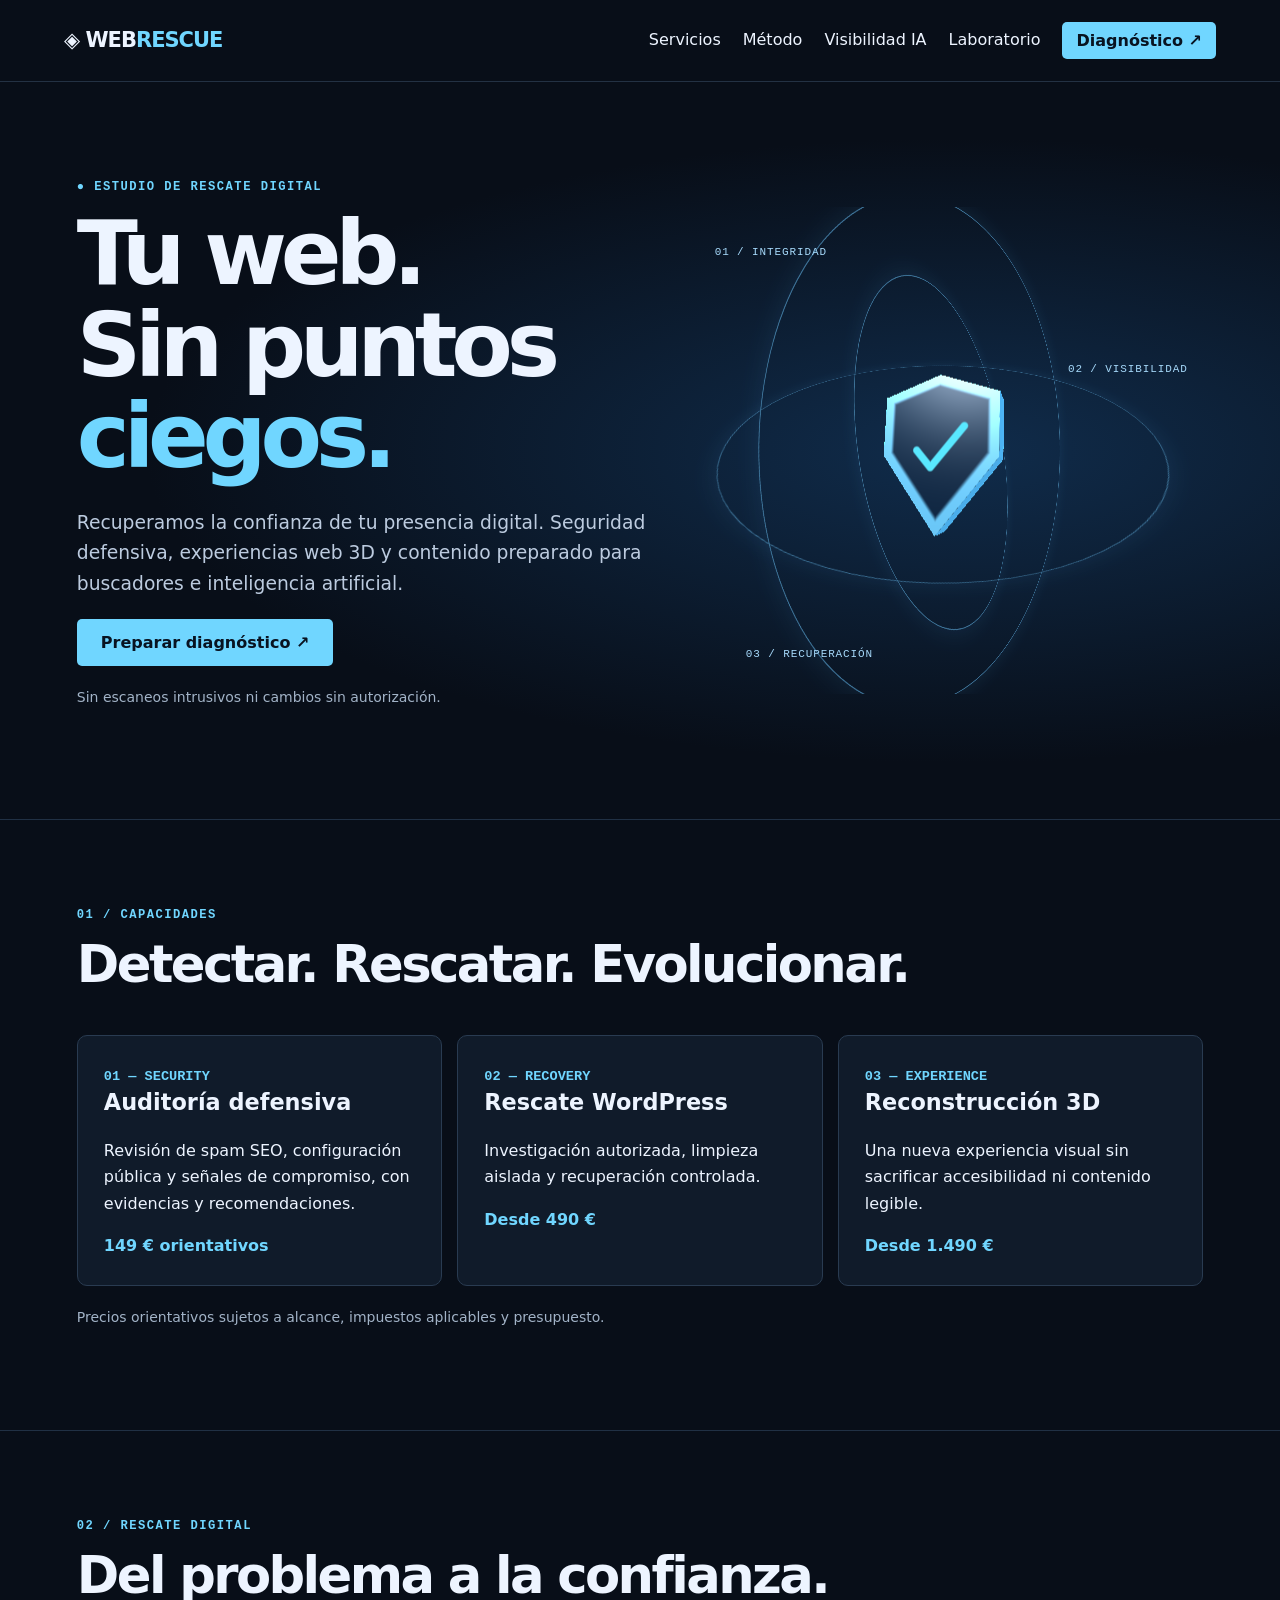
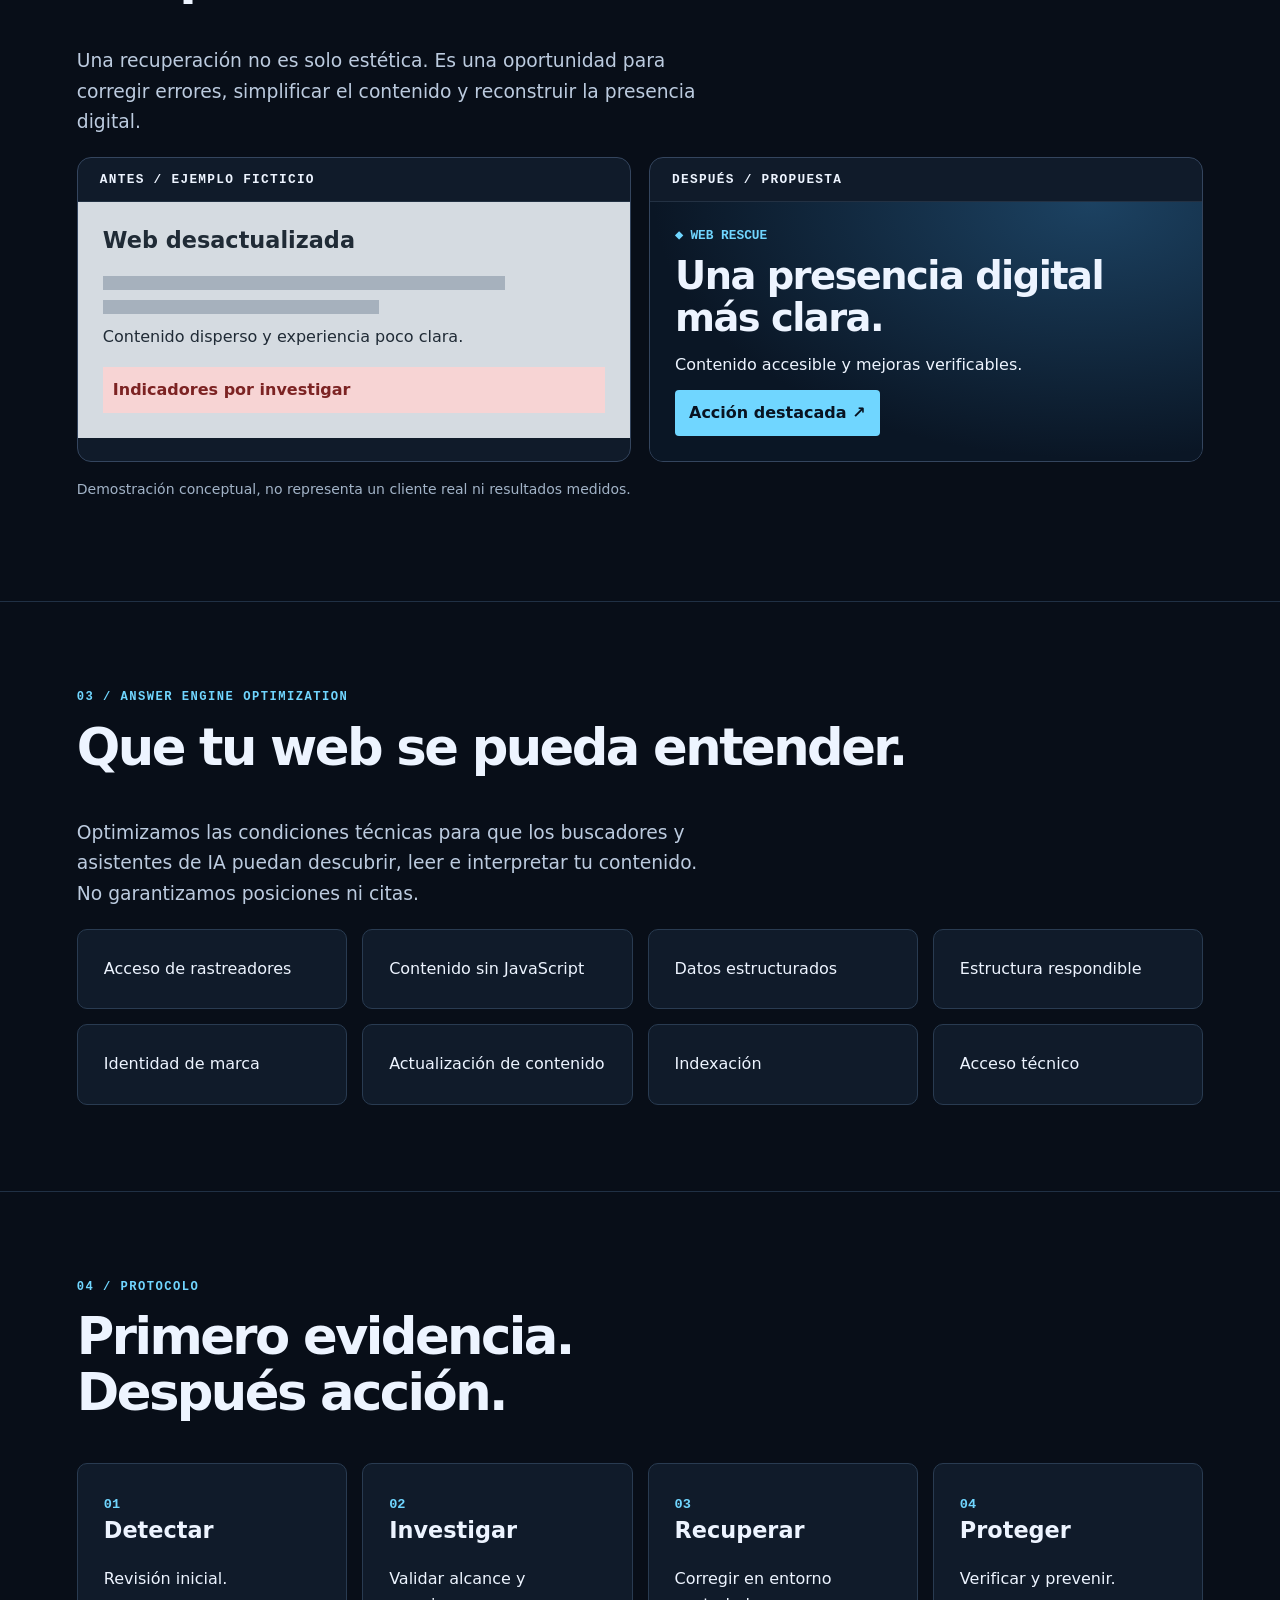
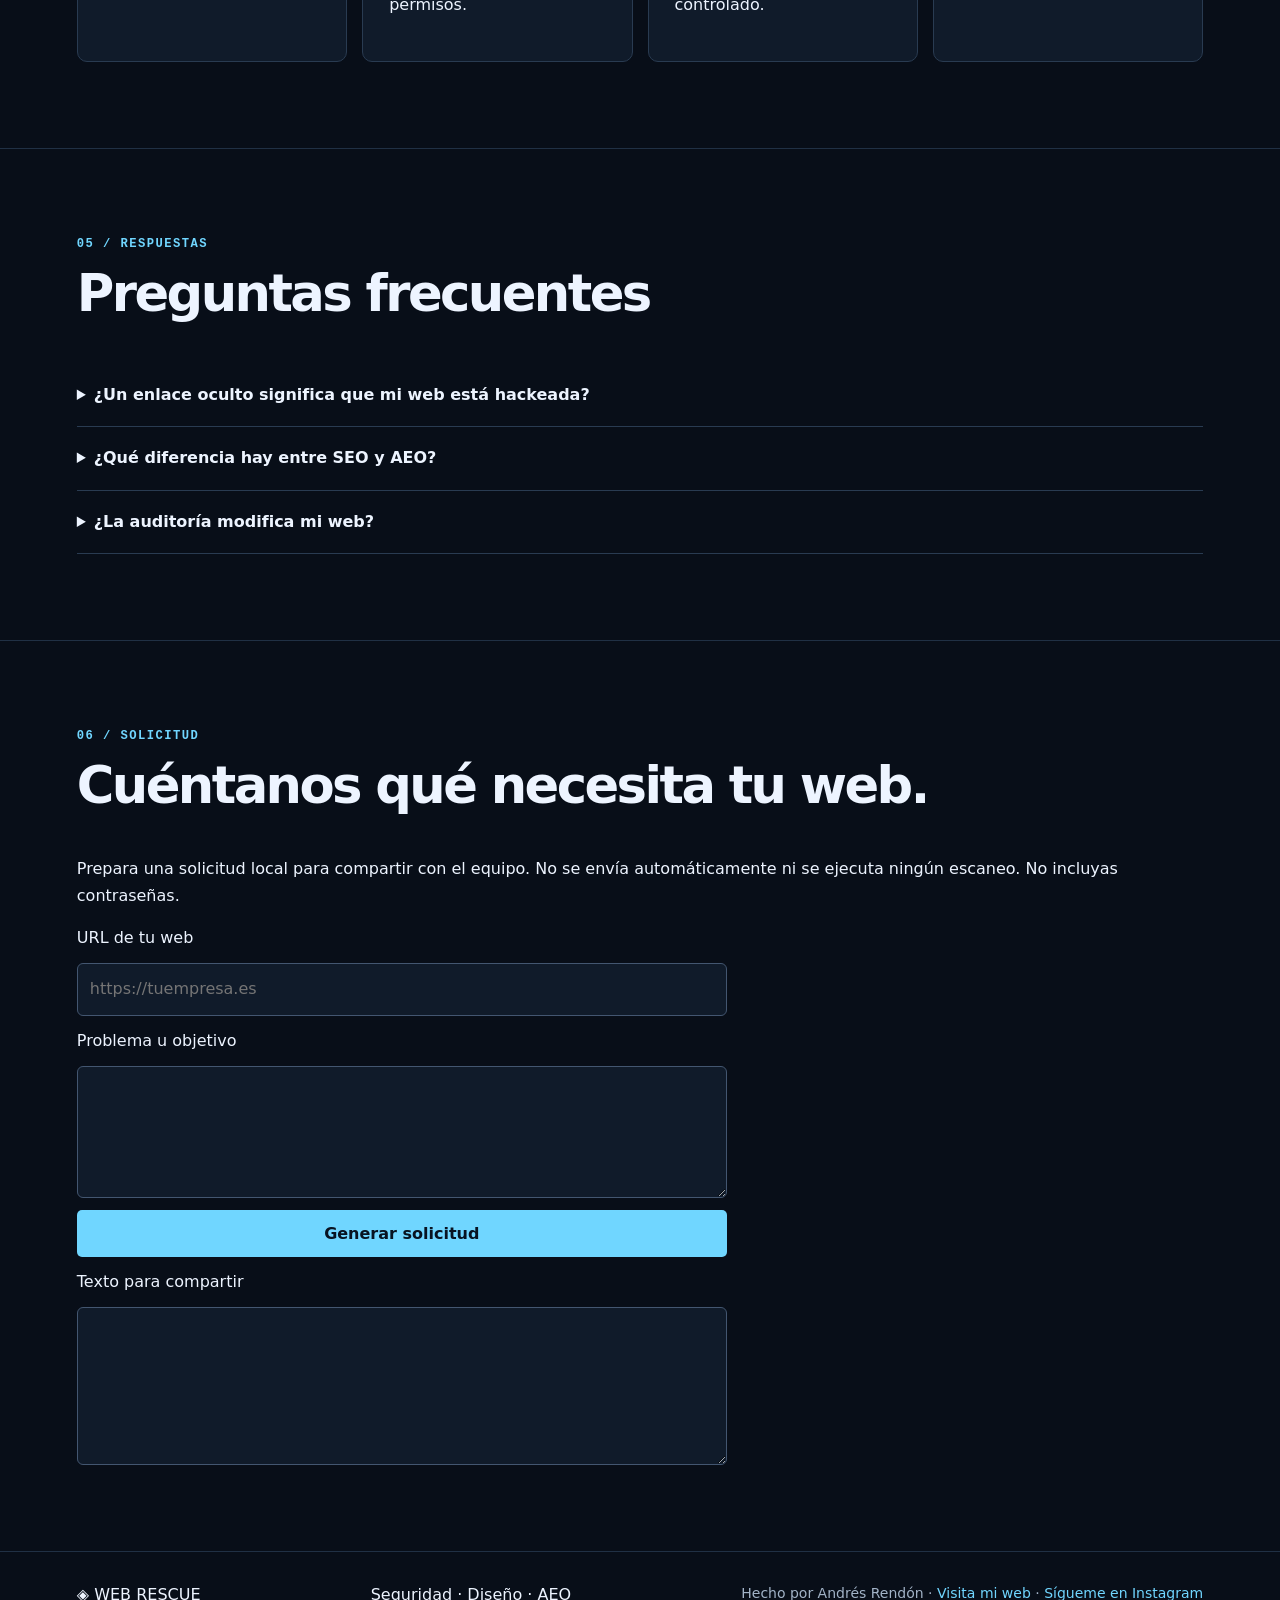
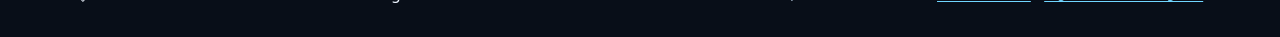
<file: index.html>
<!doctype html><html lang="es"><head><meta charset="utf-8"><meta name="viewport" content="width=device-width,initial-scale=1"><title>WEB RESCUE | Seguridad web y visibilidad IA</title><meta name="description" content="Auditoría web defensiva, recuperación WordPress, diseño 3D y optimización para buscadores e IA."><meta property="og:title" content="WEB RESCUE — Recupera tu web"><meta property="og:description" content="Seguridad, rendimiento y visibilidad digital."><link rel="canonical" href="https://webrescure.fa-andres18.workers.dev/"><link rel="stylesheet" href="style.css"><script type="application/ld+json">{"@context":"https://schema.org","@type":"Organization","name":"WEB RESCUE","description":"Servicios de auditoría web defensiva, rediseño y optimización AEO","founder":{"@type":"Person","name":"Andrés Fabián Rendón Ramírez","url":"https://www.andresrendon.com/"},"sameAs":["https://www.instagram.com/andresrendon.ai/"]}</script></head><body><a class="skip" href="#contenido">Saltar al contenido</a><header><a class="brand" href="#contenido">◈ WEB<span>RESCUE</span></a><nav aria-label="Principal"><a href="#servicios">Servicios</a><a href="#metodo">Método</a><a href="#aeo">Visibilidad IA</a><a href="lab/index.html">Laboratorio</a><a class="button small" href="#contacto">Diagnóstico ↗</a></nav></header><main id="contenido"><section class="hero"><div><p class="tag">● ESTUDIO DE RESCATE DIGITAL</p><h1>Tu web.<br>Sin puntos <em>ciegos.</em></h1><p class="lead">Recuperamos la confianza de tu presencia digital. Seguridad defensiva, experiencias web 3D y contenido preparado para buscadores e inteligencia artificial.</p><a class="button" href="#contacto">Preparar diagnóstico ↗</a><p class="note">Sin escaneos intrusivos ni cambios sin autorización.</p></div><div class="stage" aria-hidden="true"><canvas id="rescue-scene"></canvas><div class="orbit o1"></div><div class="orbit o2"></div><div class="orbit o3"></div><div class="object"><div class="shield"><span>✓</span></div></div><span class="hud h1">01 / INTEGRIDAD</span><span class="hud h2">02 / VISIBILIDAD</span><span class="hud h3">03 / RECUPERACIÓN</span></div></section><section id="servicios"><p class="tag">01 / CAPACIDADES</p><h2>Detectar. Rescatar. Evolucionar.</h2><div class="cards"><article><span>01 — SECURITY</span><h3>Auditoría defensiva</h3><p>Revisión de spam SEO, configuración pública y señales de compromiso, con evidencias y recomendaciones.</p><strong>149 € orientativos</strong></article><article><span>02 — RECOVERY</span><h3>Rescate WordPress</h3><p>Investigación autorizada, limpieza aislada y recuperación controlada.</p><strong>Desde 490 €</strong></article><article><span>03 — EXPERIENCE</span><h3>Reconstrucción 3D</h3><p>Una nueva experiencia visual sin sacrificar accesibilidad ni contenido legible.</p><strong>Desde 1.490 €</strong></article></div><p class="note">Precios orientativos sujetos a alcance, impuestos aplicables y presupuesto.</p></section><section id="rescate"><p class="tag">02 / RESCATE DIGITAL</p><h2>Del problema a la confianza.</h2><p class="lead">Una recuperación no es solo estética. Es una oportunidad para corregir errores, simplificar el contenido y reconstruir la presencia digital.</p><div class="compare"><article class="sample"><header>ANTES / EJEMPLO FICTICIO</header><div class="sample-body bad"><h3>Web desactualizada</h3><div class="placeholder" aria-hidden="true"></div><div class="placeholder" aria-hidden="true"></div><p>Contenido disperso y experiencia poco clara.</p><div class="problem">Indicadores por investigar</div></div></article><article class="sample"><header>DESPUÉS / PROPUESTA</header><div class="sample-body good"><p class="sample-label">◈ WEB RESCUE</p><p class="sample-title">Una presencia digital<br>más clara.</p><p>Contenido accesible y mejoras verificables.</p><span class="sample-button">Acción destacada ↗</span></div></article></div><p class="demo-label">Demostración conceptual, no representa un cliente real ni resultados medidos.</p></section><section id="aeo"><p class="tag">03 / ANSWER ENGINE OPTIMIZATION</p><h2>Que tu web se pueda entender.</h2><p class="lead">Optimizamos las condiciones técnicas para que los buscadores y asistentes de IA puedan descubrir, leer e interpretar tu contenido. No garantizamos posiciones ni citas.</p><div class="axes"><div>Acceso de rastreadores</div><div>Contenido sin JavaScript</div><div>Datos estructurados</div><div>Estructura respondible</div><div>Identidad de marca</div><div>Actualización de contenido</div><div>Indexación</div><div>Acceso técnico</div></div></section><section id="metodo"><p class="tag">04 / PROTOCOLO</p><h2>Primero evidencia.<br>Después acción.</h2><div class="steps"><article><b>01</b><h3>Detectar</h3><p>Revisión inicial.</p></article><article><b>02</b><h3>Investigar</h3><p>Validar alcance y permisos.</p></article><article><b>03</b><h3>Recuperar</h3><p>Corregir en entorno controlado.</p></article><article><b>04</b><h3>Proteger</h3><p>Verificar y prevenir.</p></article></div></section><section><p class="tag">05 / RESPUESTAS</p><h2>Preguntas frecuentes</h2><details><summary>¿Un enlace oculto significa que mi web está hackeada?</summary><p>Es un indicador sospechoso, no una prueba suficiente de intrusión. Hay que investigar su origen y alcance.</p></details><details><summary>¿Qué diferencia hay entre SEO y AEO?</summary><p>El SEO mejora la presencia en buscadores. AEO añade comprobaciones sobre la facilidad de extraer e interpretar respuestas. Ambos se complementan.</p></details><details><summary>¿La auditoría modifica mi web?</summary><p>No. Cualquier intervención interna o modificación requiere autorización explícita.</p></details></section><section id="contacto"><p class="tag">06 / SOLICITUD</p><h2>Cuéntanos qué necesita tu web.</h2><p>Prepara una solicitud local para compartir con el equipo. No se envía automáticamente ni se ejecuta ningún escaneo. No incluyas contraseñas.</p><form id="form"><label for="url">URL de tu web</label><input id="url" type="url" required placeholder="https://tuempresa.es" maxlength="250"><label for="issue">Problema u objetivo</label><textarea id="issue" required maxlength="1000" rows="4"></textarea><button class="button" type="submit">Generar solicitud</button><label for="result">Texto para compartir</label><textarea id="result" readonly rows="5"></textarea></form><noscript>Para generar el texto activa JavaScript. El resto del contenido está disponible sin él.</noscript></section></main><footer>◈ WEB RESCUE <span>Seguridad · Diseño · AEO</span><span class="autor">Hecho por Andrés Rendón · <a href="https://www.andresrendon.com/" target="_blank" rel="noopener">Visita mi web</a> · <a href="https://www.instagram.com/andresrendon.ai/" target="_blank" rel="noopener">Sígueme en Instagram</a></span></footer><script src="app.js" defer></script><script src="scene3d.js" defer></script></body></html>
</file>
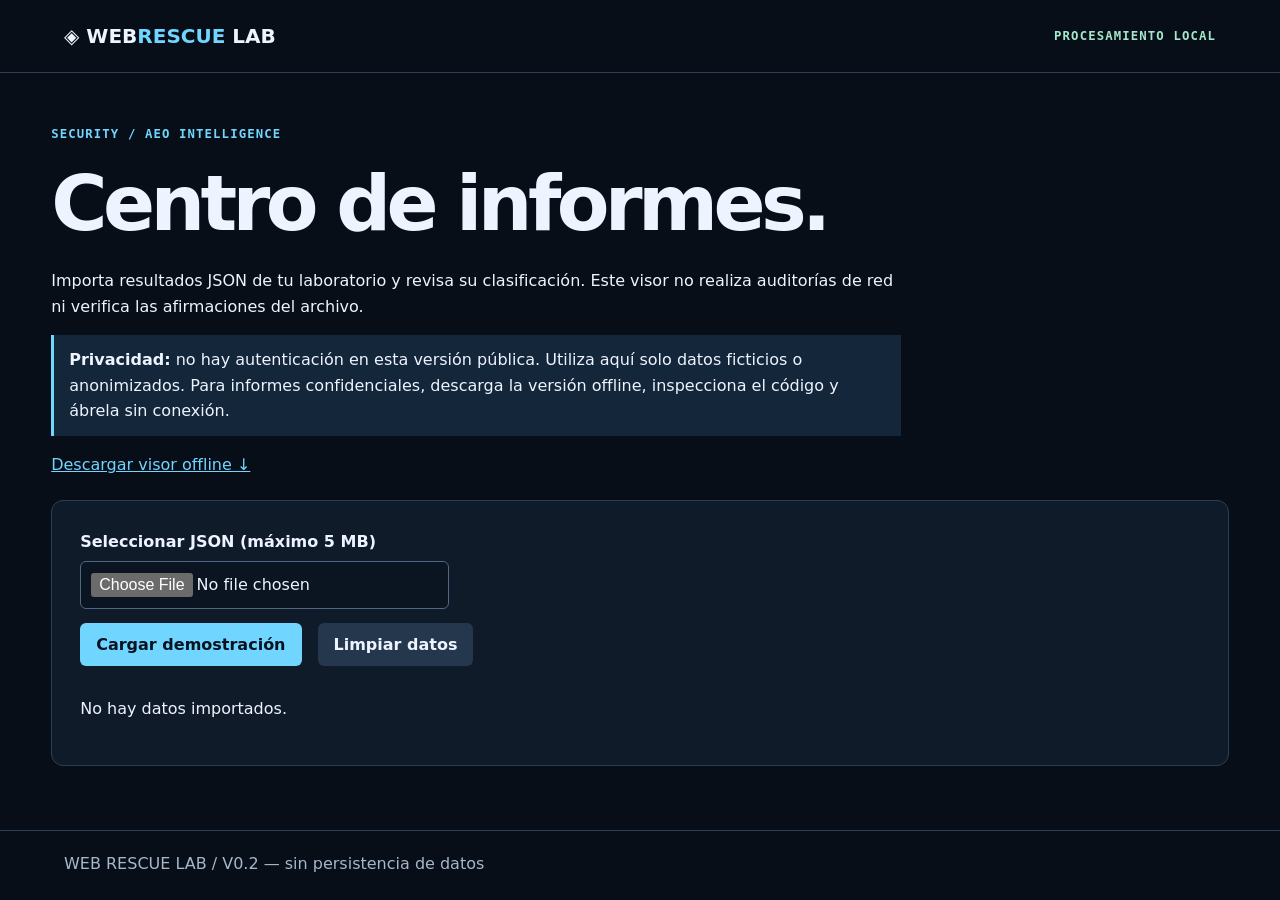
<file: lab/index.html>
<!doctype html><html lang="es"><head><meta charset="utf-8"><meta name="viewport" content="width=device-width,initial-scale=1"><meta name="robots" content="noindex,nofollow"><title>WEB RESCUE LAB — Análisis local</title><link rel="stylesheet" href="lab.css"></head><body><header><a href="../" class="brand">◈ WEB<span>RESCUE</span> LAB</a><span class="local">PROCESAMIENTO LOCAL</span></header><main><section class="intro"><p class="tag">SECURITY / AEO INTELLIGENCE</p><h1>Centro de informes.</h1><p>Importa resultados JSON de tu laboratorio y revisa su clasificación. Este visor no realiza auditorías de red ni verifica las afirmaciones del archivo.</p><p class="notice"><strong>Privacidad:</strong> no hay autenticación en esta versión pública. Utiliza aquí solo datos ficticios o anonimizados. Para informes confidenciales, descarga la versión offline, inspecciona el código y ábrela sin conexión.</p><p><a id="offline" href="offline.html" download>Descargar visor offline ↓</a></p></section><section class="panel controls" aria-label="Importar informe"><div><label for="file">Seleccionar JSON (máximo 5 MB)</label><input id="file" type="file" accept=".json,application/json"></div><div class="actions"><button id="demo">Cargar demostración</button><button id="clear" class="secondary">Limpiar datos</button></div><div id="scenario-control" hidden><label for="scenario">Escenario de validación</label><select id="scenario"></select><p class="subtle">Las simulaciones y reproducciones offline no equivalen a una medición actual de producción.</p></div><p id="status" role="status" aria-live="polite">No hay datos importados.</p></section><section id="report" hidden><div class="reporthead"><div><p class="tag">INFORME IMPORTADO</p><h2 id="target"></h2><p id="source"></p><p id="provenance" hidden></p></div><button id="print">Imprimir / Guardar PDF</button></div><div id="metrics" class="metrics"></div><section class="panel" id="aeo" hidden><h2>AEO — datos del archivo</h2><p>No se recalculan notas ni se afirma que el sitio sea citado por asistentes.</p><p id="score" class="score"></p><div id="coverage" class="metrics"></div><div id="axes" class="axes"></div></section><section class="panel"><h2>Comprobaciones y hallazgos</h2><div class="filters"><div><label for="filter">Clasificación</label><select id="filter"><option value="">Todas</option><option>Confirmado</option><option>Indicio</option><option>No verificado</option><option>Falso positivo</option><option>Sin clasificar</option></select></div><div id="result-control" hidden><label for="result-filter">Resultado técnico</label><select id="result-filter"><option value="">Todos</option><option>PASS</option><option>FAIL</option><option>NO VERIFICADO</option><option>NO APLICABLE</option></select></div><div><label for="search">Buscar</label><input id="search" type="search" placeholder="ID, título o evidencia"></div></div><p id="count"></p><div id="findings"></div></section><section id="limitations" class="panel" hidden><h2>Alcance y limitaciones</h2><ul id="limits"></ul></section><p class="notice">Los estados y severidades provienen del archivo importado; no equivalen a una prueba independiente de explotación, intrusión o riesgo global.</p></section><noscript>El visor necesita JavaScript para leer tu archivo localmente.</noscript></main><footer>WEB RESCUE LAB / V0.2 — sin persistencia de datos</footer><script src="lab.js" defer></script></body></html>
</file>
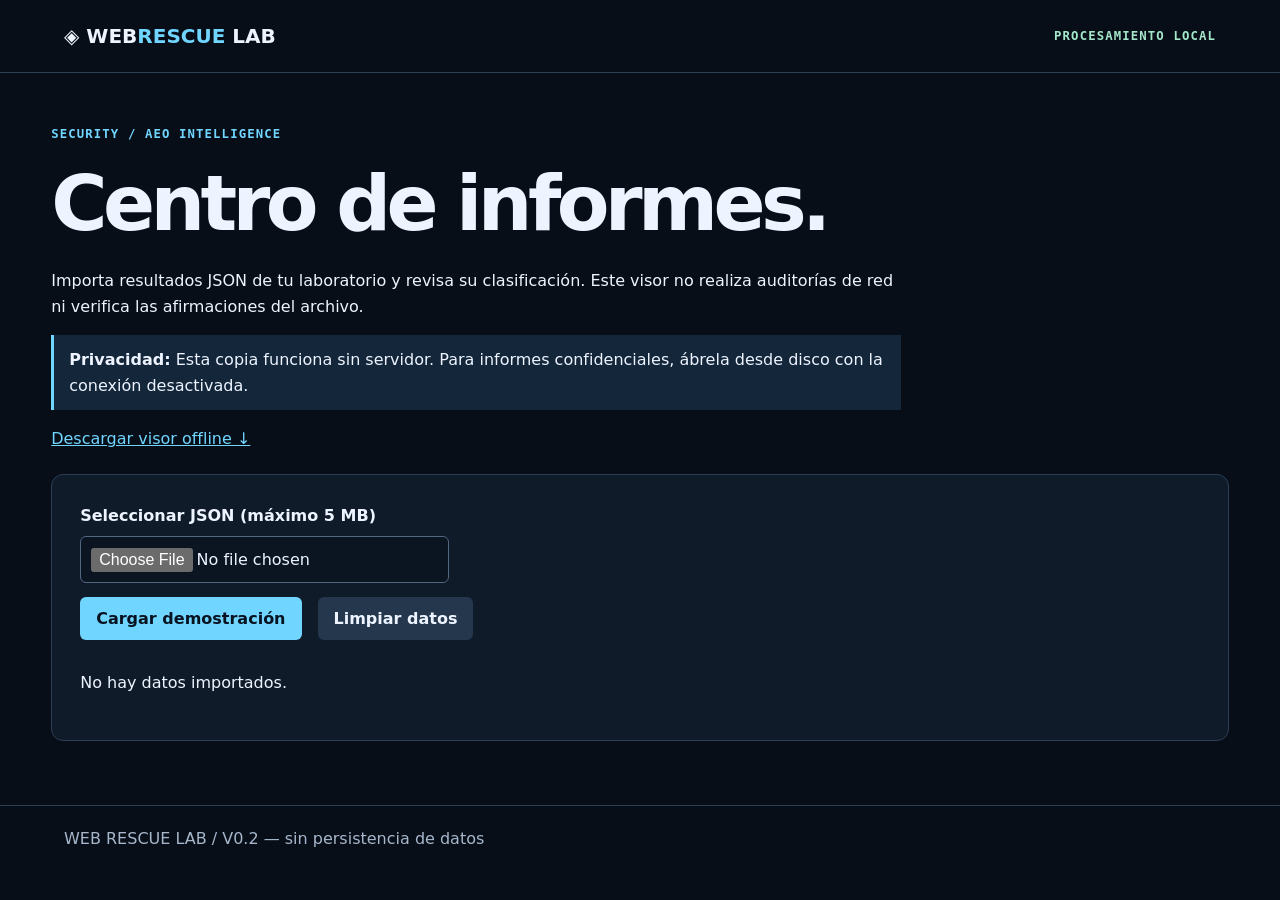
<file: lab/offline.html>
<!doctype html><html lang="es"><head><meta charset="utf-8"><meta name="viewport" content="width=device-width,initial-scale=1"><meta name="robots" content="noindex,nofollow"><title>WEB RESCUE LAB — Análisis local</title><meta http-equiv="Content-Security-Policy" content="default-src 'none'; script-src 'unsafe-inline'; style-src 'unsafe-inline'; connect-src 'none'; base-uri 'none'; form-action 'none'"><style>:root{color-scheme:dark;--bg:#080e18;--panel:#101b2a;--ink:#edf4ff;--muted:#a6b7cb;--accent:#70d6ff;--line:#2b3e54}*{box-sizing:border-box}body{margin:0;background:var(--bg);color:var(--ink);font:16px/1.6 system-ui,sans-serif}header,footer{padding:20px max(5vw,20px);border-bottom:1px solid var(--line);display:flex;justify-content:space-between;align-items:center;gap:12px;flex-wrap:wrap}footer{border-top:1px solid var(--line);border-bottom:0;color:var(--muted)}.brand{font-size:20px;font-weight:800;text-decoration:none;color:var(--ink)}.brand span,.tag,a{color:var(--accent)}.local,.tag{font:600 .77rem monospace;letter-spacing:.09em}.local{color:#a4e7ca}main{max-width:1300px;margin:auto;padding:42px max(4vw,17px)}h1{font-size:clamp(2.6rem,6vw,5rem);line-height:1.05;letter-spacing:-.06em;margin:.3em 0}h2{line-height:1.2;overflow-wrap:anywhere}p{overflow-wrap:anywhere}.intro{max-width:850px}.notice{background:#14263a;border-left:3px solid var(--accent);padding:12px 15px}.panel{background:var(--panel);border:1px solid var(--line);border-radius:12px;padding:clamp(16px,3vw,28px);margin:22px 0}.controls{display:grid;gap:14px}.actions,.filters,.reporthead{display:flex;gap:16px;align-items:center;flex-wrap:wrap}.reporthead{justify-content:space-between;margin-top:36px}.metrics,.axes{display:grid;grid-template-columns:repeat(auto-fit,minmax(min(155px,100%),1fr));gap:12px}.metric,.axis{border:1px solid var(--line);background:var(--panel);border-radius:10px;padding:15px;overflow-wrap:anywhere}.metric strong{font-size:2rem;display:block}.metric span,.axis span,#source,#count{color:var(--muted)}.axis strong{display:block;font-size:1.3rem}button{background:var(--accent);color:#081321;border:0;font:700 1rem system-ui;padding:12px 16px;border-radius:6px;cursor:pointer}.secondary{background:#24374c;color:var(--ink)}input,select{padding:10px;background:#0b1421;color:var(--ink);border:1px solid #516782;border-radius:6px;font:inherit;max-width:100%}label{display:block;margin-bottom:7px;font-weight:650}.filters>div{flex:1;min-width:min(220px,100%)}.filters input,.filters select{width:100%}*:focus-visible{outline:3px solid var(--accent);outline-offset:4px}.finding{border-top:1px solid var(--line);padding:20px 0;overflow-wrap:anywhere}.finding h3{margin:6px 0}.chips{display:flex;flex-wrap:wrap;gap:8px;align-items:center}.chip{border:1px solid #526a86;border-radius:4px;padding:3px 8px;font-size:.8rem}.chip.confirmado{color:#fca5a5}.chip.indicio{color:#fcd68c}pre{white-space:pre-wrap;overflow-wrap:anywhere;background:#080e18;border-radius:5px;padding:12px;font-size:.84rem;max-height:300px;overflow:auto}summary{cursor:pointer;color:var(--accent)}[hidden]{display:none!important}@media print{body{background:white;color:black;font-size:11pt}header,footer,.intro,.controls,.filters,#print{display:none!important}main{max-width:none;padding:0}.panel,.metric,.axis,.finding,.notice{background:white;color:black;border-color:#aaa;break-inside:avoid}p,span,.tag,#source,#count,summary{color:black!important}pre{background:#eee;color:black;max-height:none;overflow:visible}.reporthead{margin:0}.metrics,.axes{grid-template-columns:repeat(3,1fr)}}
.subtle{color:var(--muted);font-size:.88rem}.score{font-size:clamp(1.25rem,3vw,2rem);font-weight:750;margin:20px 0}.axes{margin-top:18px}.axis p{margin:6px 0}.result-pass{color:#86efac}.result-fail{color:#fca5a5}.result-unknown{color:#fcd68c}#scenario{width:100%}#limits{padding-left:24px}#limits li{margin-bottom:8px}@media print{@page{size:A4;margin:13mm}.panel{break-inside:auto}.finding,.metric,.axis{break-inside:avoid}.finding{font-size:10pt}.metric strong{font-size:17pt}.subtle{color:#333}details{display:none}.reporthead{break-after:avoid}.score{font-size:20pt}}
</style></head><body><header><a href="../" class="brand">◈ WEB<span>RESCUE</span> LAB</a><span class="local">PROCESAMIENTO LOCAL</span></header><main><section class="intro"><p class="tag">SECURITY / AEO INTELLIGENCE</p><h1>Centro de informes.</h1><p>Importa resultados JSON de tu laboratorio y revisa su clasificación. Este visor no realiza auditorías de red ni verifica las afirmaciones del archivo.</p><p class="notice"><strong>Privacidad:</strong> Esta copia funciona sin servidor. Para informes confidenciales, ábrela desde disco con la conexión desactivada.</p><p><a id="offline" href="offline.html" download>Descargar visor offline ↓</a></p></section><section class="panel controls" aria-label="Importar informe"><div><label for="file">Seleccionar JSON (máximo 5 MB)</label><input id="file" type="file" accept=".json,application/json"></div><div class="actions"><button id="demo">Cargar demostración</button><button id="clear" class="secondary">Limpiar datos</button></div><div id="scenario-control" hidden><label for="scenario">Escenario de validación</label><select id="scenario"></select><p class="subtle">Las simulaciones y reproducciones offline no equivalen a una medición actual de producción.</p></div><p id="status" role="status" aria-live="polite">No hay datos importados.</p></section><section id="report" hidden><div class="reporthead"><div><p class="tag">INFORME IMPORTADO</p><h2 id="target"></h2><p id="source"></p><p id="provenance" hidden></p></div><button id="print">Imprimir / Guardar PDF</button></div><div id="metrics" class="metrics"></div><section class="panel" id="aeo" hidden><h2>AEO — datos del archivo</h2><p>No se recalculan notas ni se afirma que el sitio sea citado por asistentes.</p><p id="score" class="score"></p><div id="coverage" class="metrics"></div><div id="axes" class="axes"></div></section><section class="panel"><h2>Comprobaciones y hallazgos</h2><div class="filters"><div><label for="filter">Clasificación</label><select id="filter"><option value="">Todas</option><option>Confirmado</option><option>Indicio</option><option>No verificado</option><option>Falso positivo</option><option>Sin clasificar</option></select></div><div id="result-control" hidden><label for="result-filter">Resultado técnico</label><select id="result-filter"><option value="">Todos</option><option>PASS</option><option>FAIL</option><option>NO VERIFICADO</option><option>NO APLICABLE</option></select></div><div><label for="search">Buscar</label><input id="search" type="search" placeholder="ID, título o evidencia"></div></div><p id="count"></p><div id="findings"></div></section><section id="limitations" class="panel" hidden><h2>Alcance y limitaciones</h2><ul id="limits"></ul></section><p class="notice">Los estados y severidades provienen del archivo importado; no equivalen a una prueba independiente de explotación, intrusión o riesgo global.</p></section><noscript>El visor necesita JavaScript para leer tu archivo localmente.</noscript></main><footer>WEB RESCUE LAB / V0.2 — sin persistencia de datos</footer><script>"use strict";
function normalize(input) {
 const obj=v=>v&&typeof v==="object"&&!Array.isArray(v);
 const root=obj(input)?input:{};
 const candidates=[root,root.data,root.audit,root.auditoria].filter(obj);
 const first=(o,keys)=>{for(const k of keys) if(o[k]!==undefined&&o[k]!==null)return o[k];return null;};
 const asText=v=>v==null?"":typeof v==="string"?v:typeof v==="number"||typeof v==="boolean"?String(v):JSON.stringify(v,null,2);
 const canonical=v=>asText(v).normalize("NFD").replace(/[\u0300-\u036f]/g,"").toLowerCase().replace(/[_-]+/g," ").trim();
 const status=v=>{const s=canonical(v); if(["confirmado","confirmed","confirmada"].includes(s))return "Confirmado";if(["indicio","indicator","suspected","sospecha","potential","potencial"].includes(s))return "Indicio";if(["falso positivo","false positive"].includes(s))return "Falso positivo";if(["no verificado","not verified","unverified","unknown","pendiente"].includes(s))return "No verificado";return "Sin clasificar";};
 const severity=v=>{const s=canonical(v);return ({critical:"Crítica",critico:"Crítica",critica:"Crítica",high:"Alta",alto:"Alta",alta:"Alta",medium:"Media",medio:"Media",media:"Media",low:"Baja",bajo:"Baja",baja:"Baja",info:"Informativa",informativo:"Informativa"})[s]||"No indicada";};
 let raw=Array.isArray(input)?input:null, axes=null, score=null;
 for(const o of candidates){if(raw===null){const f=first(o,["findings","hallazgos","results"]);if(Array.isArray(f))raw=f;}if(axes===null){const a=first(o,["ejes","axes","dimensions"]);if(Array.isArray(a)||obj(a))axes=a;}if(score===null){const s=first(o,["score","nota","puntuacion","puntuación","overallScore","notaGlobal"]);if(typeof s==="number"&&Number.isFinite(s))score=s;else if(obj(s)){const n=first(s,["global","total","score","nota"]);if(typeof n==="number"&&Number.isFinite(n))score=n;}}}
 if(raw===null&&axes===null&&score===null)throw Error("Formato no reconocido. Se espera una lista de hallazgos o un objeto con findings, hallazgos, ejes, axes o puntuación.");
 if(raw&&raw.some(v=>!obj(v)))throw Error("Cada hallazgo debe ser un objeto JSON.");
 if(raw&&raw.length>2000)throw Error("Máximo 2.000 hallazgos por archivo.");
 const findings=(raw||[]).map((f,i)=>({id:asText(first(f,["id","codigo","code","finding_id"]))||"Fila "+(i+1),title:asText(first(f,["titulo","title","nombre","name","description","descripcion","message","tipo","rule"]))||"Hallazgo sin título",status:status(first(f,["clasificacion","classification","status","estado","confidence_status"])),severity:severity(first(f,["severidad","severity","gravedad","risk"])),evidence:asText(first(f,["evidencia","evidence","fragmento","snippet","html","details","detalle"])),recommendation:asText(first(f,["recomendacion","recommendation","remediation","fix"])),raw:f}));
 const axisList=axes===null?[]:(Array.isArray(axes)?axes.map((a,i)=>[String(i+1),a]):Object.entries(axes)).map(([key,v])=>({name:obj(v)?asText(first(v,["nombre","name","id","eje","title"]))||key:key,value:obj(v)?asText(first(v,["score","nota","puntuacion","value","puntos"]))||"Sin dato":asText(v)||"Sin dato"}));
 return {target:asText(first(root,["target","url","domain","dominio","objetivo","site"]))||"No indicado",findings,axes:axisList,score};
}

function demoData(){return {url:"https://example.invalid/",hallazgos:[{id:"DEMO-01",titulo:"Enlace promocional oculto",clasificacion:"CONFIRMADO",severidad:"alta",evidencia:"Ejemplo sintético de contenedor fuera de pantalla.",recomendacion:"Revisar el origen con autorización."},{id:"DEMO-02",titulo:"Componente con versión declarada",clasificacion:"INDICIO",severidad:"media",evidencia:"Versión ficticia; instalación no comprobada."},{id:"DEMO-03",titulo:"Origen de la modificación",clasificacion:"NO VERIFICADO"},{id:"DEMO-04",titulo:"Enlace de accesibilidad",clasificacion:"FALSO POSITIVO",severidad:"baja"}],ejes:{"acceso-crawlers":{nota:80},"render-sin-js":{nota:70}},nota:75};}
function scenarios(input){
 const valid=v=>v&&typeof v==="object"&&!Array.isArray(v)&&Array.isArray(v.hallazgos)&&v.ejes&&typeof v.ejes==="object";
 const out=[["Rúbrica corregida (offline)",input?.regraded],["Render autorizado — repositorio (offline)",input?.full?.repositorio],["Render autorizado — propuesta CSP (offline)",input?.full?.propuesta],["Sitemap propuesto (simulación local)",input?.simulated]].filter(([_,v])=>valid(v));
 return out.length?out:[["Informe individual",input]];
}
function enrich(input){
 const obj=v=>v&&typeof v==="object"&&!Array.isArray(v),root=obj(input)?input:{};
 const pct=v=>typeof v==="number"&&Number.isFinite(v)&&v>=0&&v<=100?v:null;
 const count=v=>Number.isSafeInteger(v)&&v>=0?v:null;
 const cv=v=>obj(v)?v:{};
 const c=cv(root.cobertura);
 const coverage={percent:pct(c.ponderada_porcentaje),verified:count(c.verificadas),total:count(c.total),applicable:count(c.aplicables),failed:count(c.fallidas),na:count(c.no_aplicables)};
 const rawAxes=obj(root.ejes)?Object.values(root.ejes):Array.isArray(root.ejes)?root.ejes:[];
 const axes=rawAxes.map(a=>{const x=cv(a);return {coverage:pct(x.cobertura),verified:count(x.verificadas),total:count(x.total),failed:count(x.fallidas),applicable:count(x.aplicables),na:count(x.no_aplicables)};});
 const result=v=>["PASS","FAIL","NO VERIFICADO","NO APLICABLE"].includes(v)?v:"No indicado";
 return {coverage,axes,result,limitations:Array.isArray(root.limitaciones)?root.limitaciones.filter(v=>typeof v==="string"):typeof root.limitaciones==="string"?[root.limitaciones]:[],provenance:typeof root.origen==="string"?root.origen:"",date:typeof root.fecha==="string"?root.fecha:"",engine:typeof root.motor==="string"?root.motor:""};
}
const $=id=>document.getElementById(id);
let model=null,sequence=0,choices=[],sourceName="";
const el=(tag,cls,txt)=>{const e=document.createElement(tag);if(cls)e.className=cls;if(txt!==undefined)e.textContent=txt;return e;};
const labels=["Confirmado","Indicio","No verificado","Falso positivo","Sin clasificar"];
const format=n=>n===null||n===undefined?"Sin medir":new Intl.NumberFormat("es-ES",{maximumFractionDigits:2}).format(n);
const countPair=(a,b)=>a===null||b===null?"No indicado":a+"/"+b;
function metric(container,label,value){const card=el("div","metric");card.append(el("span","",label),el("strong","",String(value)));container.append(card);}
function renderFindings(){if(!model)return;const filter=$("filter").value,result=$("result-filter").value,q=$("search").value.trim().toLowerCase();const rows=model.findings.filter(f=>(!filter||f.status===filter)&&(!result||model.extra.result(f.raw.resultado)===result)&&(!q||[f.id,f.title,f.evidence,f.recommendation].join(" ").toLowerCase().includes(q)));$("count").textContent=rows.length+" de "+model.findings.length+" registros";const out=$("findings");out.replaceChildren();if(!rows.length)out.append(el("p","","No hay registros que mostrar."));for(const f of rows){const article=el("article","finding");const chips=el("div","chips");chips.append(el("span","chip",f.status),el("span","chip","Severidad: "+f.severity));const result=model.extra.result(f.raw.resultado);if(result!=="No indicado")chips.append(el("span","chip result-"+(result==="PASS"?"pass":result==="FAIL"?"fail":"unknown"),result));article.append(el("div","tag",f.id),el("h3","",f.title),chips);if(typeof f.raw.justificacion_severidad==="string")article.append(el("p","subtle",f.raw.justificacion_severidad));if(f.evidence)article.append(el("h4","","Evidencia declarada"),el("pre","",f.evidence));if(f.recommendation)article.append(el("p","","Recomendación: "+f.recommendation));if(Array.isArray(f.raw.limitaciones)){const list=el("ul","subtle");for(const x of f.raw.limitaciones)if(typeof x==="string")list.append(el("li","",x));if(list.children.length)article.append(el("h4","","Limitaciones de la comprobación"),list);}const details=el("details");details.append(el("summary","","Ver registro original"),el("pre","",JSON.stringify(f.raw,null,2)));article.append(details);out.append(article);}}
function render(input,source,label){model=normalize(input);model.extra=enrich(input);const x=model.extra,c=x.coverage,isAeo=model.axes.length>0||model.score!==null||c.percent!==null;
$("target").textContent=model.target;$("source").textContent=[source,label,x.engine,x.date].filter(Boolean).join(" · ")+" · Datos importados, no verificados por el visor.";
$("provenance").textContent=x.provenance;$("provenance").hidden=!x.provenance;
$("metrics").replaceChildren();metric($("metrics"),"Registros",model.findings.length);if(isAeo){for(const state of ["PASS","FAIL","NO VERIFICADO","NO APLICABLE"])metric($("metrics"),state,model.findings.filter(f=>x.result(f.raw.resultado)===state).length);}else{for(const state of labels)metric($("metrics"),state,model.findings.filter(f=>f.status===state).length);}
$("aeo").hidden=!isAeo;$("score").textContent="Nota técnica sobre lo verificado: "+format(model.score)+(model.score===null?"":"/100");
$("coverage").replaceChildren();metric($("coverage"),"Cobertura ponderada",c.percent===null?"No indicada":format(c.percent)+" %");metric($("coverage"),"Comprobaciones realizadas",countPair(c.verified,c.total));metric($("coverage"),"Fallidas",c.failed===null?"No indicado":c.failed);metric($("coverage"),"No aplicables",c.na===null?"No indicado":c.na);
$("axes").replaceChildren();for(const [i,a] of model.axes.entries()){const axis=x.axes[i]||{};const card=el("div","axis");card.append(el("span","",a.name),el("strong","",a.value==="Sin dato"?"Sin nota":a.value+" / 100"));if(axis.coverage!=null)card.append(el("p","subtle","Cobertura: "+format(axis.coverage)+" % · "+countPair(axis.verified,axis.total)));if(axis.failed!=null)card.append(el("p","subtle","Fallidas: "+axis.failed));$("axes").append(card);}
$("limits").replaceChildren();for(const lim of x.limitations)$("limits").append(el("li","",lim));$("limitations").hidden=!x.limitations.length;
$("filter").value="";$("result-filter").value="";$("result-control").hidden=!isAeo;$("search").value="";$("report").hidden=false;renderFindings();$("status").textContent="Informe cargado en memoria. No se ha enviado ningún archivo.";}
function load(input,source){choices=scenarios(input);sourceName=source;const sel=$("scenario");sel.replaceChildren();for(const [i,[label]] of choices.entries()){const opt=el("option","",label);opt.value=String(i);sel.append(opt);}$("scenario-control").hidden=choices.length<2;sel.value="0";render(choices[0][1],sourceName,choices.length>1?choices[0][0]:"");}
function clear(){model=null;choices=[];sourceName="";$("report").hidden=true;$("scenario-control").hidden=true;for(const id of ["metrics","coverage","axes","findings","target","source","score","count","limits","provenance","scenario"])$(id).replaceChildren();$("filter").value="";$("result-filter").value="";$("search").value="";$("file").value="";$("status").textContent="No hay datos importados.";}
$("clear").addEventListener("click",()=>{sequence++;clear();});$("demo").addEventListener("click",()=>{sequence++;clear();load(demoData(),"DEMOSTRACIÓN FICTICIA");});$("scenario").addEventListener("change",()=>{const choice=choices[Number($("scenario").value)];if(choice)render(choice[1],sourceName,choice[0]);});$("filter").addEventListener("change",renderFindings);$("result-filter").addEventListener("change",renderFindings);$("search").addEventListener("input",renderFindings);$("print").addEventListener("click",()=>{if(model)window.print();});$("file").addEventListener("change",async()=>{const file=$("file").files[0];if(!file)return;const current=++sequence;clear();try{if(file.size>5*1024*1024)throw Error("El archivo supera 5 MB.");const input=JSON.parse(await file.text());if(current!==sequence)return;load(input,file.name);}catch(e){if(current===sequence){clear();$("status").textContent="No se pudo importar: "+String(e.message).slice(0,300);}}});if(location.protocol==="file:"){$("offline").hidden=true;document.querySelector(".brand").removeAttribute("href");}
</script></body></html>
</file>
<file: style.css>
*{box-sizing:border-box}html{scroll-behavior:smooth}body{margin:0;background:#080e18;color:#edf4ff;font:16px/1.65 system-ui,sans-serif}a{color:inherit;text-decoration:none}a:focus-visible,button:focus-visible,input:focus-visible,textarea:focus-visible,summary:focus-visible{outline:3px solid #7edcff;outline-offset:4px}.skip{position:absolute;top:-100px}.skip:focus{top:0;background:#081322;padding:12px;z-index:20}header{display:flex;align-items:center;justify-content:space-between;gap:20px;padding:22px max(5vw,20px);border-bottom:1px solid #233143;background:#080e18}nav{display:flex;align-items:center;gap:22px;flex-wrap:wrap}.brand{font-size:21px;font-weight:800;letter-spacing:-1px}.brand span,em,.tag{color:#70d6ff}main{max-width:1420px;margin:auto}section{padding:86px max(6vw,24px);border-bottom:1px solid #203044}.hero{display:grid;grid-template-columns:1.15fr 1fr;align-items:center;min-height:77vh;gap:35px;background:radial-gradient(ellipse at 75% 50%,#102c4b,transparent 60%)}h1,h2,h3,p{margin-top:0}h1{font-size:clamp(3rem,7vw,7rem);line-height:1.02;letter-spacing:-.07em;margin-bottom:25px}em{font-style:normal}h2{font-size:clamp(2rem,4vw,3.8rem);letter-spacing:-.05em;line-height:1.1}h3{font-size:1.4rem;line-height:1.2}.lead{font-size:1.17rem;color:#bccbdf;max-width:650px}.tag{font:600 .76rem/1.5 monospace;letter-spacing:.12em}.note{color:#a2b3c7;font-size:.875rem;margin-top:20px}.button{display:inline-block;background:#70d6ff;color:#081321;border:0;padding:14px 24px;font:700 1rem system-ui;border-radius:5px;cursor:pointer}.small{padding:9px 14px}.stage{min-height:360px;position:relative;display:grid;place-items:center;perspective:900px;isolation:isolate}.orbit{position:absolute;border:1px solid #3c7196;border-radius:50%;width:85%;aspect-ratio:1;transform:rotateX(62deg) rotateZ(25deg);box-shadow:0 0 25px #55b8ff18}.o2{width:68%;transform:rotateX(20deg) rotateY(65deg)}.o3{width:96%;transform:rotateY(55deg) rotateZ(-30deg)}.object{width:170px;height:208px;filter:drop-shadow(0 0 35px #45bfff77);transform:rotateY(var(--turn, -20deg));transition:transform .15s linear}.shield{width:100%;height:100%;clip-path:polygon(50% 0,100% 19%,91% 68%,50% 100%,9% 68%,0 19%);background:linear-gradient(135deg,#b8edff,#477cad 30%,#0b2440 65%,#8bdfff);display:grid;place-items:center;position:relative}.shield:before{content:"";position:absolute;inset:9px;clip-path:inherit;background:linear-gradient(120deg,#18334c,#081525)}.shield span{z-index:1;font-size:72px;color:#70d6ff}.hud{position:absolute;font:11px monospace;color:#a6d9fa;letter-spacing:.08em}.h1{top:8%;left:6%}.h2{right:0;top:32%}.h3{bottom:7%;left:12%}.cards,.steps,.axes{display:grid;gap:15px;grid-template-columns:repeat(3,minmax(0,1fr))}.cards article,.steps article,.axes div{background:#101b2a;border:1px solid #293b51;padding:26px;border-radius:10px}.cards article span,.steps b{color:#70d6ff;font:600 .85rem monospace}.cards strong{color:#70d6ff}.steps,.axes{grid-template-columns:repeat(4,minmax(0,1fr))}details{border-bottom:1px solid #293b51;padding:18px 0}summary{cursor:pointer;font-weight:650}details p{margin:14px 0 0;color:#bccbdf}form{max-width:650px;display:grid;gap:12px}input,textarea{width:100%;background:#101b2a;border:1px solid #435670;color:inherit;padding:12px;font:inherit;border-radius:6px}footer{padding:30px 6vw;display:flex;justify-content:space-between;flex-wrap:wrap;gap:12px}@media(max-width:800px){header{flex-wrap:wrap}nav{gap:12px;font-size:.9rem}.hero{grid-template-columns:1fr;min-height:auto}.stage{min-height:300px;max-width:450px;width:100%;margin:auto}.cards{grid-template-columns:1fr}.steps,.axes{grid-template-columns:repeat(2,minmax(0,1fr))}section{padding-block:56px}}@media(max-width:380px){.axes,.steps{grid-template-columns:1fr}.hud{font-size:9px}}@media(prefers-reduced-motion:reduce){html{scroll-behavior:auto}.object{transition:none;transform:none}}
/* V2 — scene and comparison */
header{position:relative;z-index:5}main{max-width:1800px}.hero{min-height: min(850px,82vh);overflow:hidden;grid-template-columns:1.1fr 1fr}.stage{min-height:clamp(300px,38vw,620px);overflow:hidden}.orbit{max-width:560px}.object{position:relative;z-index:2}.stage canvas{position:absolute;inset:0;width:100%;height:100%;z-index:3;pointer-events:none;opacity:0}.scene-ready canvas{opacity:1}.scene-ready .object{visibility:hidden}.hud{z-index:4}.h2{right:3%}.compare{display:grid;grid-template-columns:repeat(2,minmax(0,1fr));gap:18px}.sample{border:1px solid #34455e;border-radius:14px;overflow:hidden;background:#101b2a}.sample header{display:block;background:transparent;padding:14px 22px;font:600 .8rem monospace;letter-spacing:.1em}.sample-body{padding:25px;min-height:235px}.bad{background:#d5dbe1;color:#202b36}.bad .placeholder{height:14px;background:#a6b1bd;margin:10px 0;width:80%}.bad .placeholder:nth-child(3){width:55%}.bad .problem{background:#f7d4d4;color:#7c2323;padding:10px;margin-top:16px;font-weight:650}.good{background:radial-gradient(ellipse at 80% 0%,#1c4262,#0a1625 70%)}.good .sample-button{display:inline-block;background:#70d6ff;color:#081321;padding:10px 14px;border-radius:4px;font-weight:700}.good .sample-title{font-size:clamp(1.6rem,3vw,2.6rem);line-height:1.1;font-weight:750;letter-spacing:-.04em}.good .sample-label{color:#70d6ff;font:600 .8rem monospace}.sample p{margin-bottom:12px}.demo-label{margin-top:16px;color:#a2b3c7;font-size:.875rem}@media(max-width:800px){.hero{grid-template-columns:1fr;min-height:auto}.stage{min-height:340px}.compare{grid-template-columns:1fr}}@media(prefers-reduced-motion:reduce){.stage canvas{display:none}.scene-ready .object{visibility:visible}}

.autor{color:#a2b3c7;font-size:.875rem}.autor a{color:#70d6ff;text-decoration:underline;text-underline-offset:3px}
</file>
<file: lab/lab.css>
:root{color-scheme:dark;--bg:#080e18;--panel:#101b2a;--ink:#edf4ff;--muted:#a6b7cb;--accent:#70d6ff;--line:#2b3e54}*{box-sizing:border-box}body{margin:0;background:var(--bg);color:var(--ink);font:16px/1.6 system-ui,sans-serif}header,footer{padding:20px max(5vw,20px);border-bottom:1px solid var(--line);display:flex;justify-content:space-between;align-items:center;gap:12px;flex-wrap:wrap}footer{border-top:1px solid var(--line);border-bottom:0;color:var(--muted)}.brand{font-size:20px;font-weight:800;text-decoration:none;color:var(--ink)}.brand span,.tag,a{color:var(--accent)}.local,.tag{font:600 .77rem monospace;letter-spacing:.09em}.local{color:#a4e7ca}main{max-width:1300px;margin:auto;padding:42px max(4vw,17px)}h1{font-size:clamp(2.6rem,6vw,5rem);line-height:1.05;letter-spacing:-.06em;margin:.3em 0}h2{line-height:1.2;overflow-wrap:anywhere}p{overflow-wrap:anywhere}.intro{max-width:850px}.notice{background:#14263a;border-left:3px solid var(--accent);padding:12px 15px}.panel{background:var(--panel);border:1px solid var(--line);border-radius:12px;padding:clamp(16px,3vw,28px);margin:22px 0}.controls{display:grid;gap:14px}.actions,.filters,.reporthead{display:flex;gap:16px;align-items:center;flex-wrap:wrap}.reporthead{justify-content:space-between;margin-top:36px}.metrics,.axes{display:grid;grid-template-columns:repeat(auto-fit,minmax(min(155px,100%),1fr));gap:12px}.metric,.axis{border:1px solid var(--line);background:var(--panel);border-radius:10px;padding:15px;overflow-wrap:anywhere}.metric strong{font-size:2rem;display:block}.metric span,.axis span,#source,#count{color:var(--muted)}.axis strong{display:block;font-size:1.3rem}button{background:var(--accent);color:#081321;border:0;font:700 1rem system-ui;padding:12px 16px;border-radius:6px;cursor:pointer}.secondary{background:#24374c;color:var(--ink)}input,select{padding:10px;background:#0b1421;color:var(--ink);border:1px solid #516782;border-radius:6px;font:inherit;max-width:100%}label{display:block;margin-bottom:7px;font-weight:650}.filters>div{flex:1;min-width:min(220px,100%)}.filters input,.filters select{width:100%}*:focus-visible{outline:3px solid var(--accent);outline-offset:4px}.finding{border-top:1px solid var(--line);padding:20px 0;overflow-wrap:anywhere}.finding h3{margin:6px 0}.chips{display:flex;flex-wrap:wrap;gap:8px;align-items:center}.chip{border:1px solid #526a86;border-radius:4px;padding:3px 8px;font-size:.8rem}.chip.confirmado{color:#fca5a5}.chip.indicio{color:#fcd68c}pre{white-space:pre-wrap;overflow-wrap:anywhere;background:#080e18;border-radius:5px;padding:12px;font-size:.84rem;max-height:300px;overflow:auto}summary{cursor:pointer;color:var(--accent)}[hidden]{display:none!important}@media print{body{background:white;color:black;font-size:11pt}header,footer,.intro,.controls,.filters,#print{display:none!important}main{max-width:none;padding:0}.panel,.metric,.axis,.finding,.notice{background:white;color:black;border-color:#aaa;break-inside:avoid}p,span,.tag,#source,#count,summary{color:black!important}pre{background:#eee;color:black;max-height:none;overflow:visible}.reporthead{margin:0}.metrics,.axes{grid-template-columns:repeat(3,1fr)}}
.subtle{color:var(--muted);font-size:.88rem}.score{font-size:clamp(1.25rem,3vw,2rem);font-weight:750;margin:20px 0}.axes{margin-top:18px}.axis p{margin:6px 0}.result-pass{color:#86efac}.result-fail{color:#fca5a5}.result-unknown{color:#fcd68c}#scenario{width:100%}#limits{padding-left:24px}#limits li{margin-bottom:8px}@media print{@page{size:A4;margin:13mm}.panel{break-inside:auto}.finding,.metric,.axis{break-inside:avoid}.finding{font-size:10pt}.metric strong{font-size:17pt}.subtle{color:#333}details{display:none}.reporthead{break-after:avoid}.score{font-size:20pt}}
</file>
